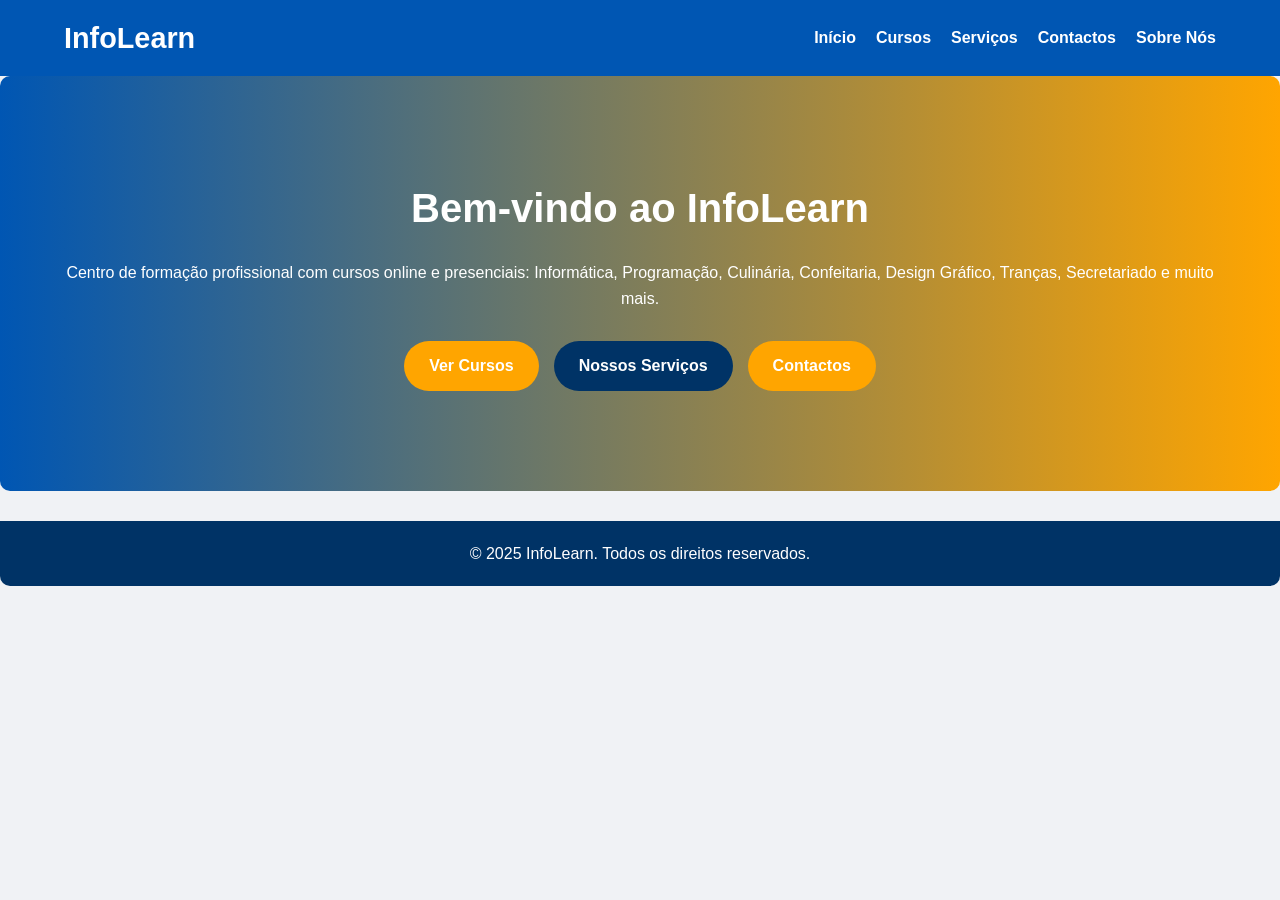
<file: Index.html>
<!DOCTYPE html>
<html lang="pt">
<head>
    <meta charset="UTF-8">
    <meta name="viewport" content="width=device-width, initial-scale=1.0">
    <title>InfoLearn - Boas-vindas</title>
    <link rel="stylesheet" href="style.css">
</head>
<body>
    <nav>
        <div class="logo">InfoLearn</div>
        <ul>
            <li><a href="index.html">Início</a></li>
            <li><a href="cursos.html">Cursos</a></li>
            <li><a href="servicos.html">Serviços</a></li>
            <li><a href="contac.html">Contactos</a></li>
            <li><a href="sobre.html">Sobre Nós</a></li>
        </ul>
    </nav>

    <section class="home-section">
        <h1>Bem-vindo ao InfoLearn</h1>
        <p>Centro de formação profissional com cursos online e presenciais: Informática, Programação, Culinária, Confeitaria, Design Gráfico, Tranças, Secretariado e muito mais.</p>
        <div class="home-buttons">
            <a href="cursos.html" class="btn">Ver Cursos</a>
            <a href="servicos.html" class="btn btn-alt">Nossos Serviços</a>
            <a href="contac.html" class="btn">Contactos</a>
        </div>
    </section>

    <footer>
        <p>&copy; 2025 InfoLearn. Todos os direitos reservados.</p>
    </footer>
</body>
</html>
</file>
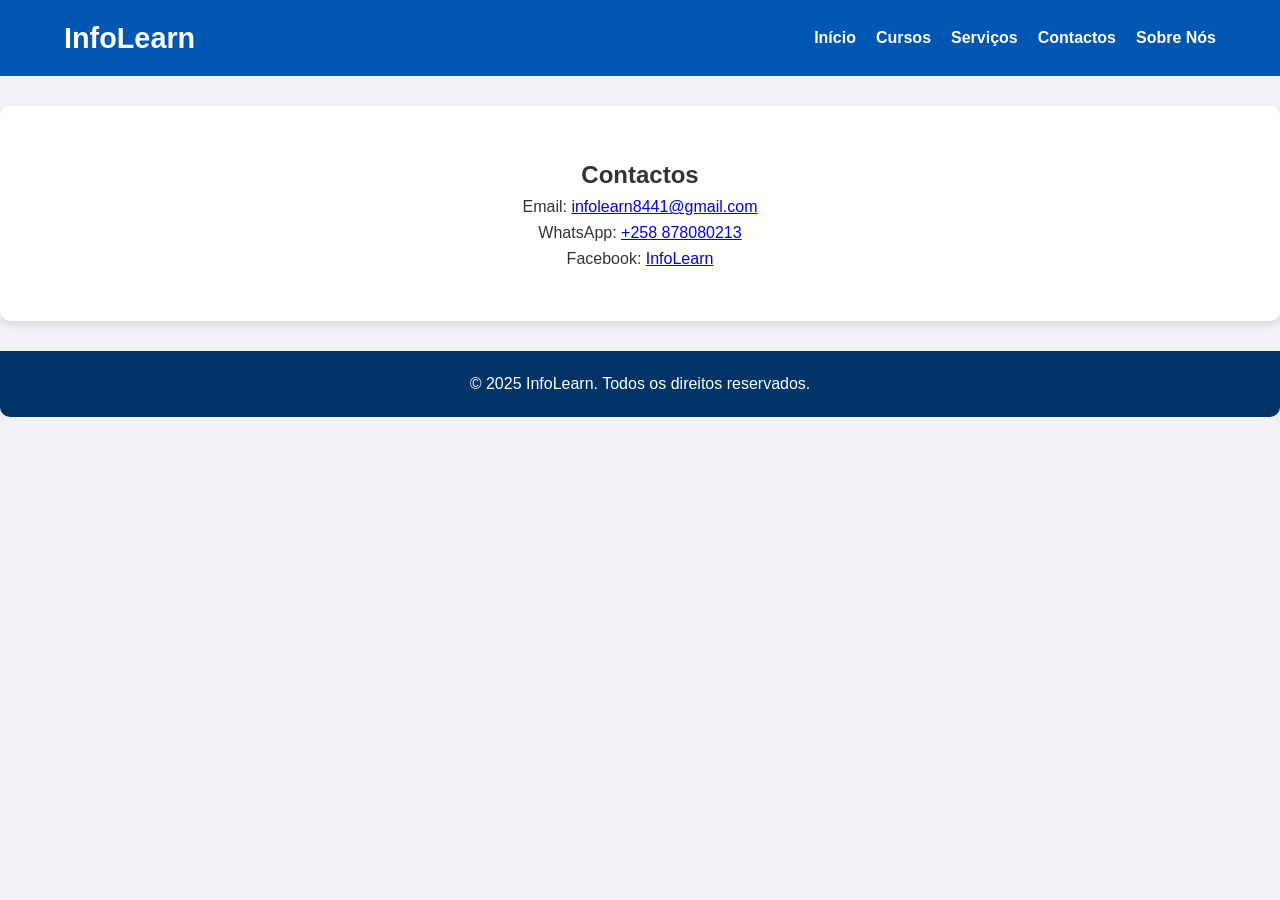
<file: contac.html>
<!DOCTYPE html>
<html lang="pt">
<head>
    <meta charset="UTF-8">
    <meta name="viewport" content="width=device-width, initial-scale=1.0">
    <title>InfoLearn - Contactos</title>
    <link rel="stylesheet" href="style.css">
</head>
<body>
    <nav>
        <div class="logo">InfoLearn</div>
        <ul>
            <li><a href="index.html">Início</a></li>
            <li><a href="cursos.html">Cursos</a></li>
            <li><a href="servicos.html">Serviços</a></li>
            <li><a href="contactos.html">Contactos</a></li>
            <li><a href="sobre.html">Sobre Nós</a></li>
        </ul>
    </nav>

    <section class="contactos-section">
        <h2>Contactos</h2>
        <p>Email: <a href="mailto:infolearn8441@gmail.com">infolearn8441@gmail.com</a></p>
        <p>WhatsApp: <a href="https://wa.me/258878080213" target="_blank">+258 878080213</a></p>
        <p>Facebook: <a href="https://www.facebook.com/InfoLearn" target="_blank">InfoLearn</a></p>
    </section>

    <footer>
        <p>&copy; 2025 InfoLearn. Todos os direitos reservados.</p>
    </footer>
</body>
</html>
</file>
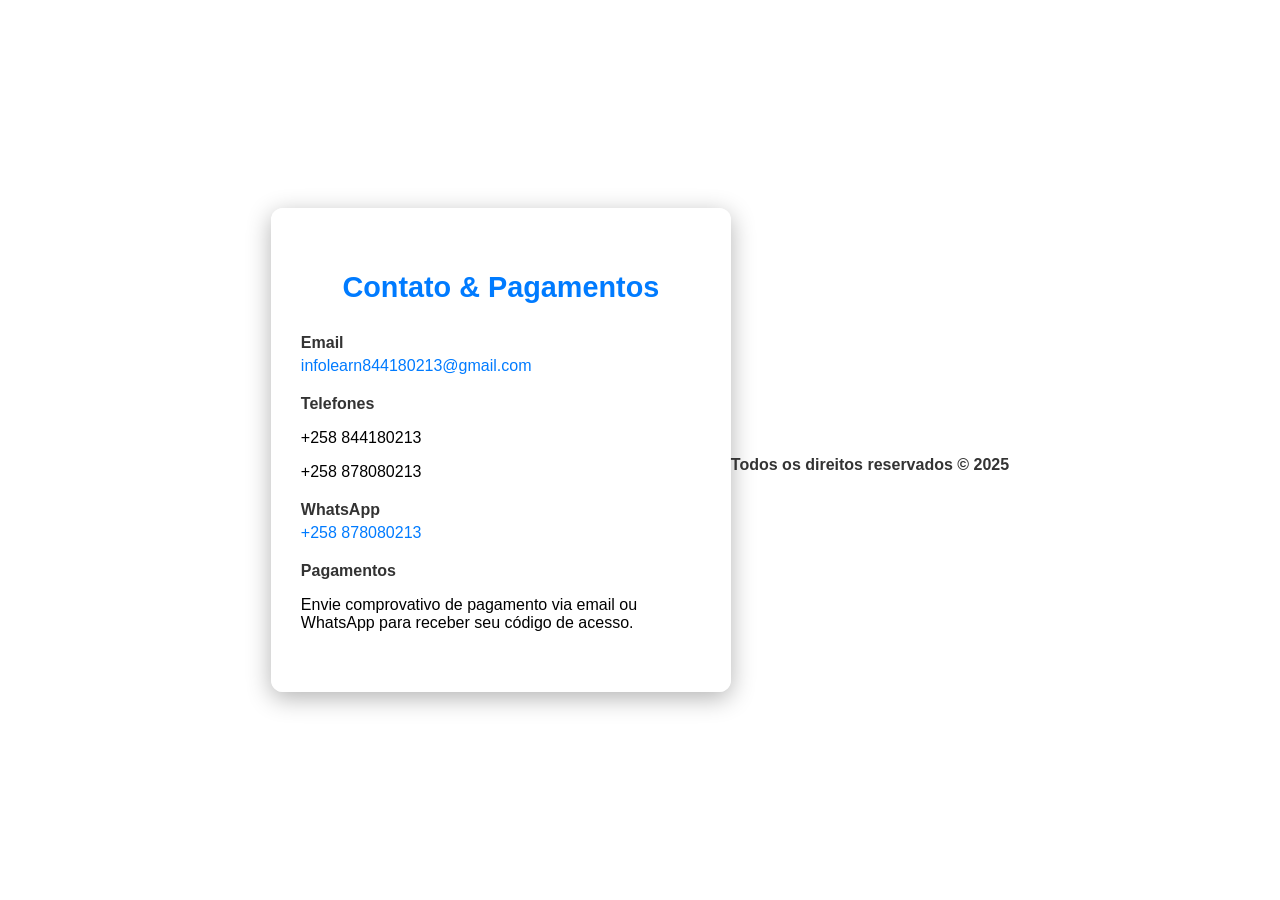
<file: contacto.html>
<!DOCTYPE html>
<html lang="pt">
<head>
<meta charset="UTF-8">
<meta name="viewport" content="width=device-width, initial-scale=1.0">
<title>Contato - TrainUp</title>
<style>
body {
  margin:0;
  font-family: Arial, sans-serif;
  background: url('https://cdn.pixabay.com/photo/2015/01/21/14/14/books-605507_1280.jpg') no-repeat center center fixed;
  background-size: cover;
  display:flex;
  justify-content:center;
  align-items:center;
  min-height:100vh;
}

.box {
  background: rgba(255,255,255,0.9);
  border-radius:12px;
  padding:40px 30px;
  width:400px;
  box-shadow:0 6px 25px rgba(0,0,0,0.3);
}

h2 {
  text-align:center;
  color:#007bff;
  margin-bottom:30px;
  font-size:1.8rem;
}

.contact-item {
  margin-bottom:20px;
}

.contact-item strong {
  display:block;
  font-weight:bold;
  color:#333;
  margin-bottom:5px;
}

.contact-item a {
  color:#007bff;
  text-decoration:none;
  word-break: break-word;
}

.contact-item a:hover {
  text-decoration:underline;
}

footer {
  text-align:center;
  margin-top:30px;
  font-weight:bold;
  color:#333;
}
</style>
</head>
<body>

<div class="box">
<h2>Contato & Pagamentos</h2>

<div class="contact-item">
  <strong>Email</strong>
  <a href="mailto:infolearn844180213@gmail.com">infolearn844180213@gmail.com</a>
</div>

<div class="contact-item">
  <strong>Telefones</strong>
  <p>+258 844180213</p>
  <p>+258 878080213</p>
</div>

<div class="contact-item">
  <strong>WhatsApp</strong>
  <a href="https://wa.me/258878080213" target="_blank">+258 878080213</a>
</div>

<div class="contact-item">
  <strong>Pagamentos</strong>
  <p>Envie comprovativo de pagamento via email ou WhatsApp para receber seu código de acesso.</p>
</div>

</div>

<footer>Todos os direitos reservados &copy; 2025</footer>

</body>
</html>
</file>
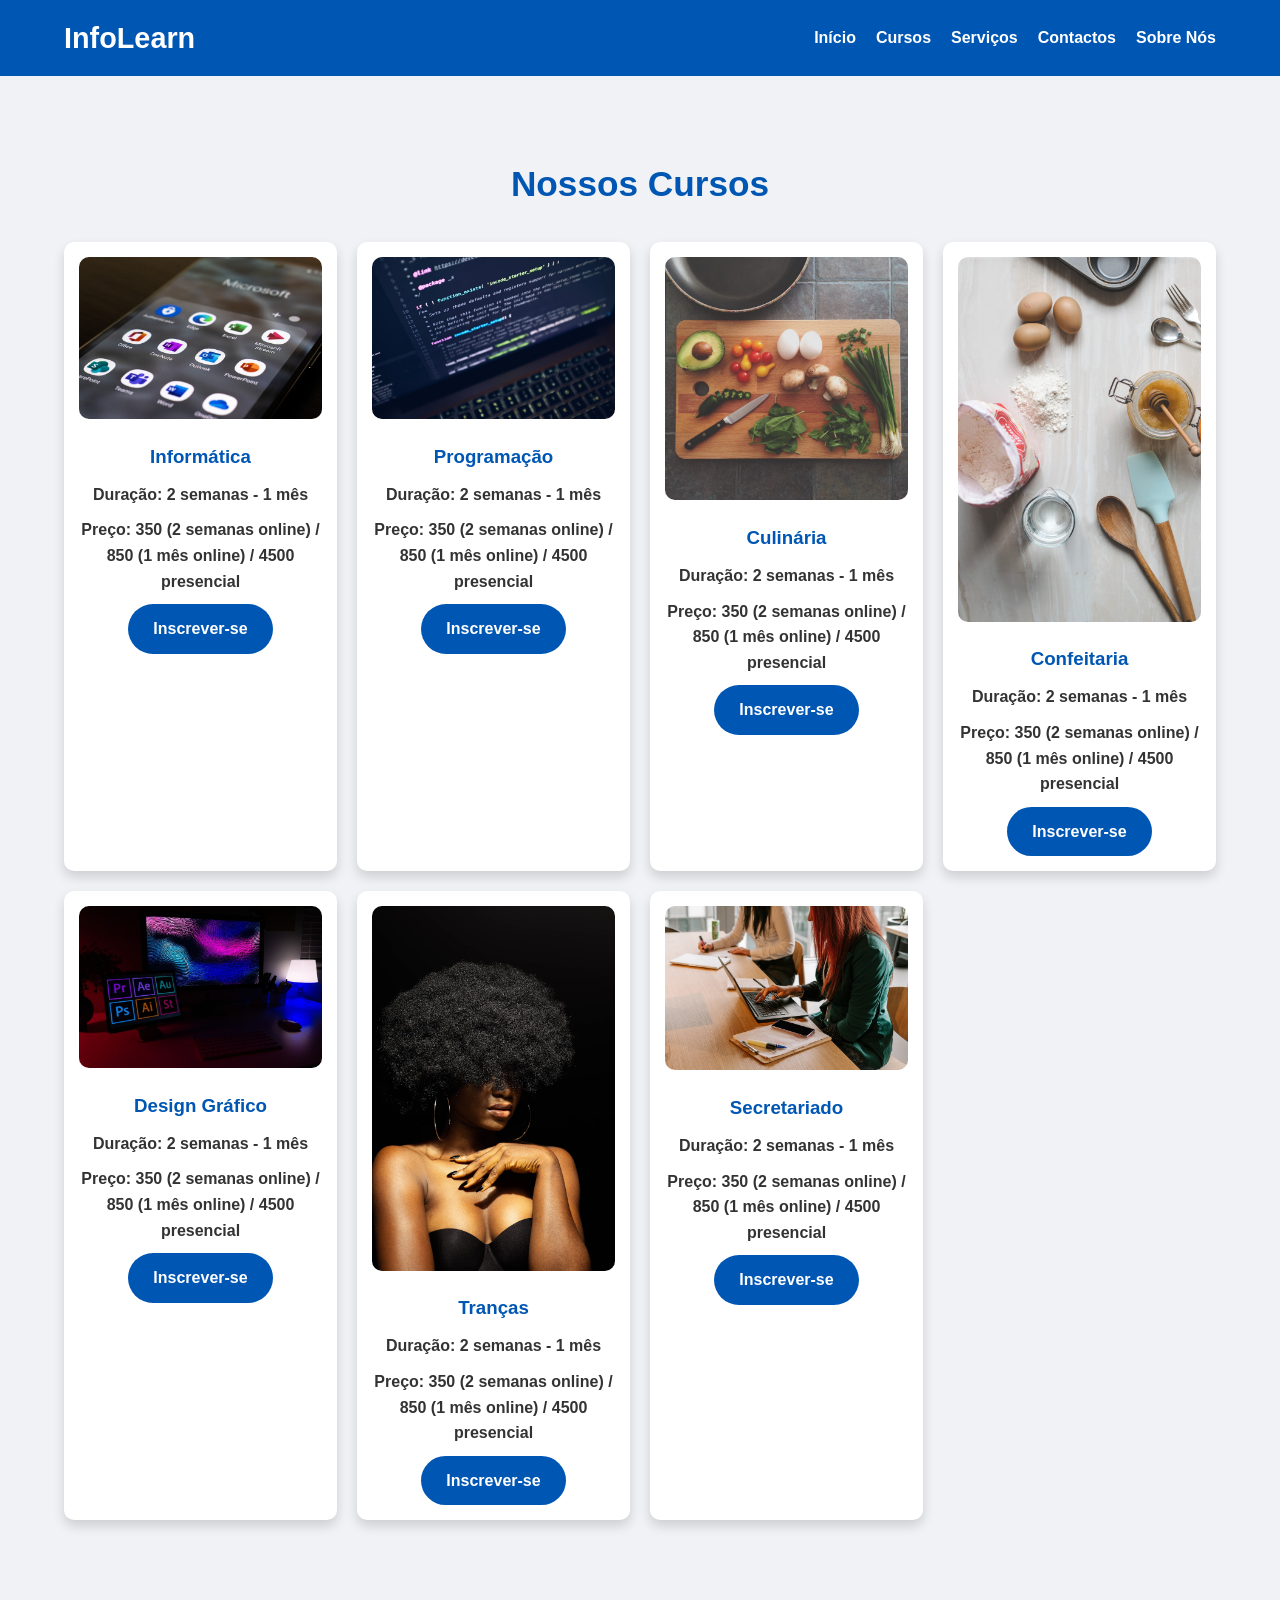
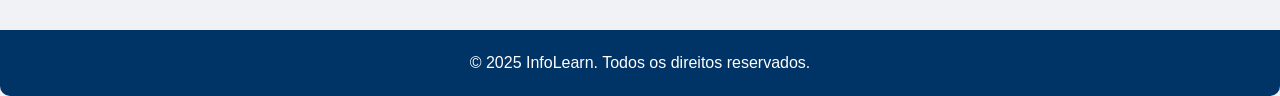
<file: cursos.html>
<!DOCTYPE html>
<html lang="pt">
<head>
    <meta charset="UTF-8">
    <meta name="viewport" content="width=device-width, initial-scale=1.0">
    <title>InfoLearn - Cursos</title>
    <link rel="stylesheet" type="text/css" href="style.css">
</head>
<body>
    <nav>
        <div class="logo">InfoLearn</div>
        <ul>
            <li><a href="index.html">Início</a></li>
            <li><a href="cursos.html">Cursos</a></li>
            <li><a href="servicos.html">Serviços</a></li>
            <li><a href="contactos.html">Contactos</a></li>
            <li><a href="sobre.html">Sobre Nós</a></li>
        </ul>
    </nav>

    <section class="cursos-section">
        <h2>Nossos Cursos</h2>
        <div class="curso-grid">

            <div class="curso-card">
                <img src="informatica.jpeg" alt="Curso de Informática">
                <h3>Informática</h3>
                <p>Duração: 2 semanas - 1 mês</p>
                <p>Preço: 350 (2 semanas online) / 850 (1 mês online) / 4500 presencial</p>
                <a href="/inscrever?curso=Informática" class="btn-inscrever">Inscrever-se</a>
            </div>

            <div class="curso-card">
                <img src="programação.jpeg" alt="Curso de Programação">
                <h3>Programação</h3>
                <p>Duração: 2 semanas - 1 mês</p>
                <p>Preço: 350 (2 semanas online) / 850 (1 mês online) / 4500 presencial</p>
                <a href="/inscrever?curso=Programação" class="btn-inscrever">Inscrever-se</a>
            </div>

            <div class="curso-card">
                <img src="culinaria.jpeg" alt="Curso de Culinária">
                <h3>Culinária</h3>
                <p>Duração: 2 semanas - 1 mês</p>
                <p>Preço: 350 (2 semanas online) / 850 (1 mês online) / 4500 presencial</p>
                <a href="/inscrever?curso=Culinária" class="btn-inscrever">Inscrever-se</a>
            </div>

            <div class="curso-card">
                <img src="confeitaria.jpeg" alt="Curso de Confeitaria">
                <h3>Confeitaria</h3>
                <p>Duração: 2 semanas - 1 mês</p>
                <p>Preço: 350 (2 semanas online) / 850 (1 mês online) / 4500 presencial</p>
                <a href="/inscrever?curso=Confeitaria" class="btn-inscrever">Inscrever-se</a>
            </div>

            <div class="curso-card">
                <img src="designer.jpeg" alt="Curso de Design Gráfico">
                <h3>Design Gráfico</h3>
                <p>Duração: 2 semanas - 1 mês</p>
                <p>Preço: 350 (2 semanas online) / 850 (1 mês online) / 4500 presencial</p>
                <a href="/inscrever?curso=Design Gráfico" class="btn-inscrever">Inscrever-se</a>
            </div>

            <div class="curso-card">
                <img src="tranças.jpeg" alt="Curso de Tranças">
                <h3>Tranças</h3>
                <p>Duração: 2 semanas - 1 mês</p>
                <p>Preço: 350 (2 semanas online) / 850 (1 mês online) / 4500 presencial</p>
                <a href="/inscrever?curso=Tranças" class="btn-inscrever">Inscrever-se</a>
            </div>

            <div class="curso-card">
                <img src="secretariado.jpeg" alt="Curso de Secretariado">
                <h3>Secretariado</h3>
                <p>Duração: 2 semanas - 1 mês</p>
                <p>Preço: 350 (2 semanas online) / 850 (1 mês online) / 4500 presencial</p>
                <a href="/inscrever?curso=Secretariado" class="btn-inscrever">Inscrever-se</a>
            </div>

        </div>
    </section>

    <footer>
        <p>&copy; 2025 InfoLearn. Todos os direitos reservados.</p>
    </footer>
</body>
</html>
</file>
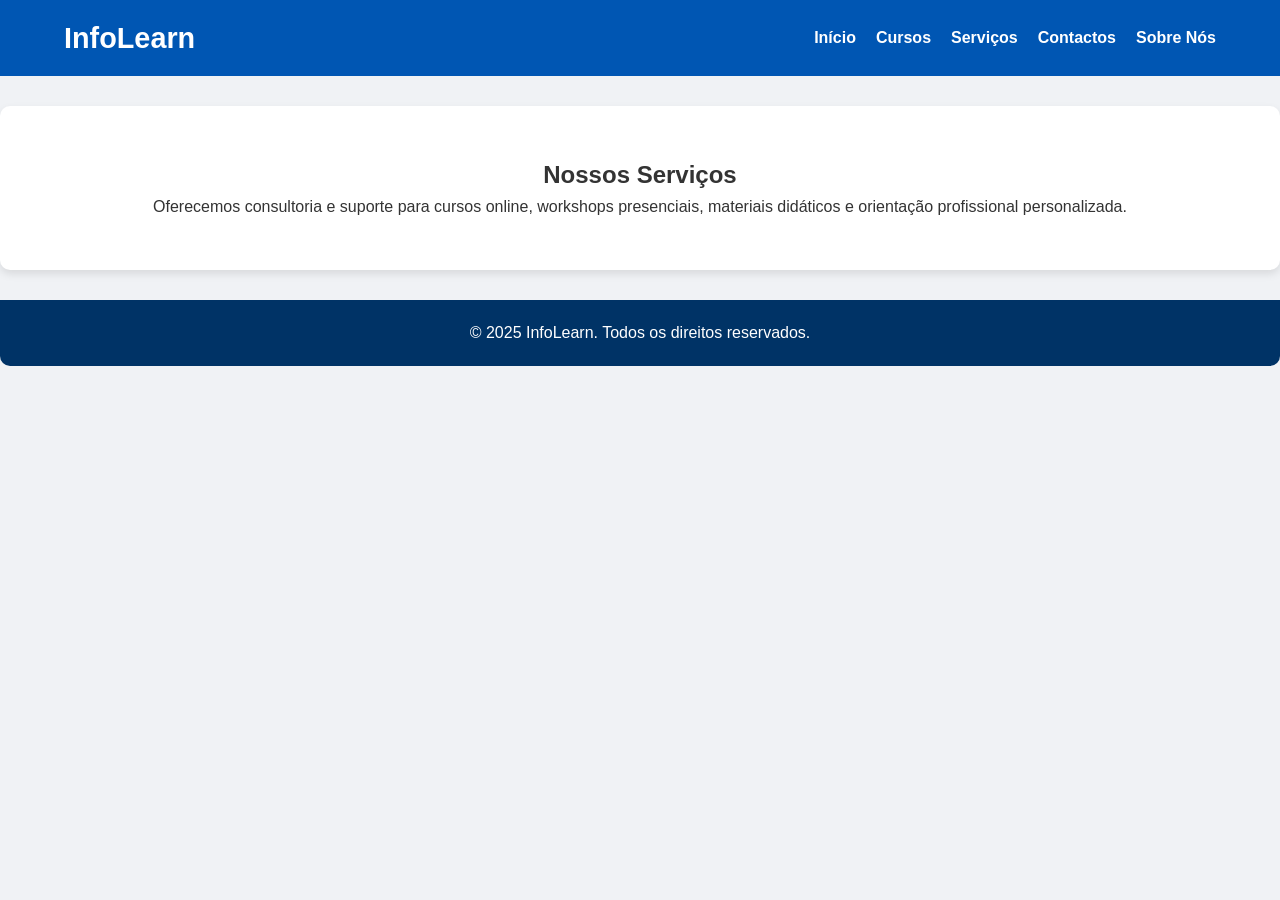
<file: servicos.html>
<!DOCTYPE html>
<html lang="pt">
<head>
    <meta charset="UTF-8">
    <meta name="viewport" content="width=device-width, initial-scale=1.0">
    <title>InfoLearn - Serviços</title>
    <link rel="stylesheet" href="style.css">
</head>
<body>
    <nav>
        <div class="logo">InfoLearn</div>
        <ul>
            <li><a href="index.html">Início</a></li>
            <li><a href="cursos.html">Cursos</a></li>
            <li><a href="servicos.html">Serviços</a></li>
            <li><a href="contac.html">Contactos</a></li>
            <li><a href="sobre.html">Sobre Nós</a></li>
        </ul>
    </nav>

    <section class="servicos-section">
        <h2>Nossos Serviços</h2>
        <p>Oferecemos consultoria e suporte para cursos online, workshops presenciais, materiais didáticos e orientação profissional personalizada.</p>
    </section>

    <footer>
        <p>&copy; 2025 InfoLearn. Todos os direitos reservados.</p>
    </footer>
</body>
</html>
</file>
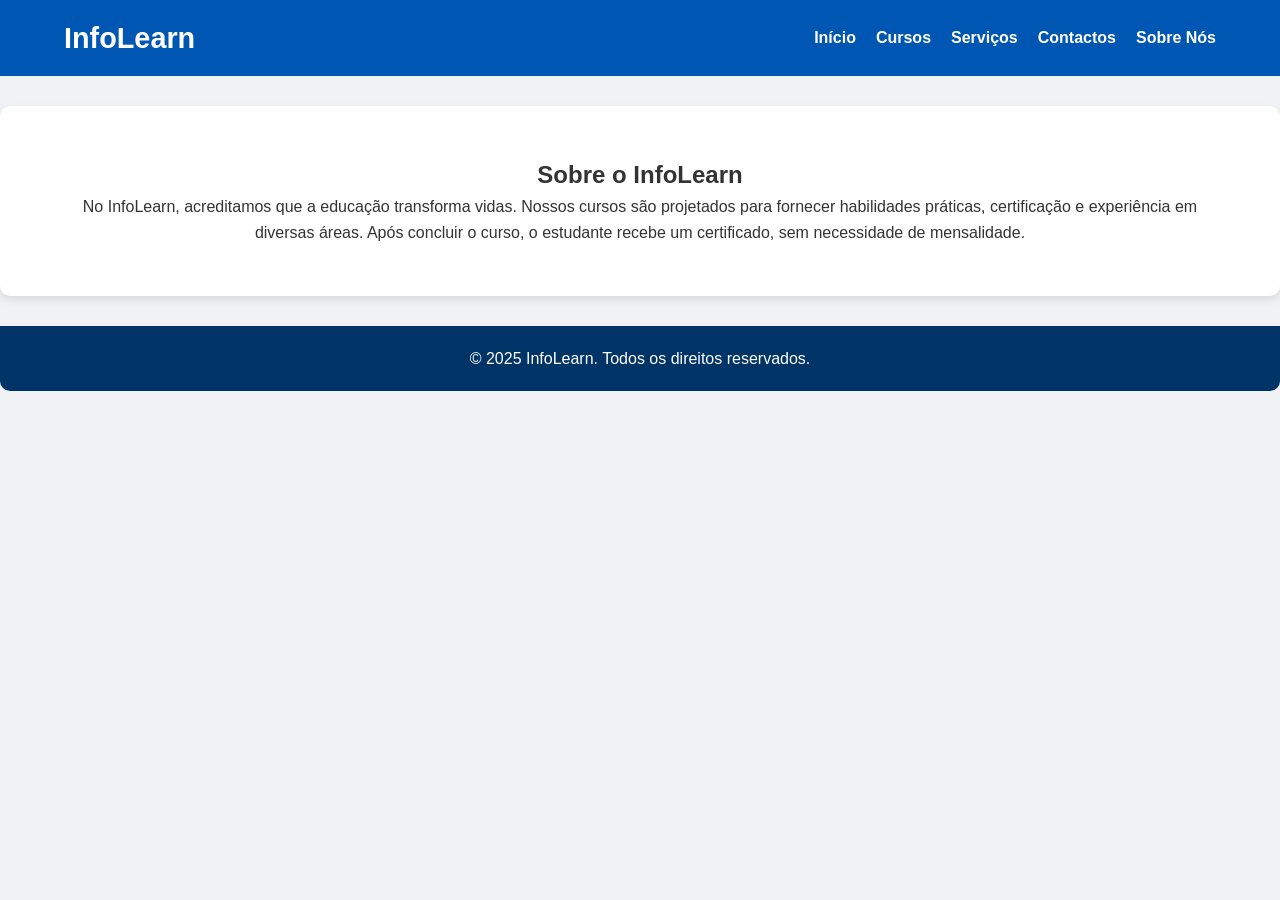
<file: sobre.html>
<!DOCTYPE html>
<html lang="pt">
<head>
    <meta charset="UTF-8">
    <meta name="viewport" content="width=device-width, initial-scale=1.0">
    <title>InfoLearn - Sobre Nós</title>
    <link rel="stylesheet" href="style.css">
</head>
<body>
    <nav>
        <div class="logo">InfoLearn</div>
        <ul>
            <li><a href="Index.html">Início</a></li>
            <li><a href="cursos.html">Cursos</a></li>
            <li><a href="servicos.html">Serviços</a></li>
            <li><a href="contac.html">Contactos</a></li>
            <li><a href="sobre.html">Sobre Nós</a></li>
        </ul>
    </nav>

    <section class="sobre-section">
        <h2>Sobre o InfoLearn</h2>
        <p>No InfoLearn, acreditamos que a educação transforma vidas. Nossos cursos são projetados para fornecer habilidades práticas, certificação e experiência em diversas áreas. Após concluir o curso, o estudante recebe um certificado, sem necessidade de mensalidade.</p>
    </section>

    <footer>
        <p>&copy; 2025 InfoLearn. Todos os direitos reservados.</p>
    </footer>
</body>
</html>
</file>
<file: style.css>
/* Reset e fontes */
* { margin:0; padding:0; box-sizing:border-box; font-family: 'Arial', sans-serif; }
body { line-height:1.6; background:#f0f2f5; color:#333; }

/* Navbar */
nav {
  display:flex;
  justify-content:space-between;
  align-items:center;
  padding:15px 5%;
  background:#0056b3;
  color:white;
  position:sticky;
  top:0;
  z-index:1000;
  flex-wrap:wrap;
}
nav .logo { font-size:1.8em; font-weight:bold; }
nav ul { list-style:none; display:flex; gap:20px; flex-wrap:wrap; }
nav ul li a { color:white; text-decoration:none; font-weight:bold; transition:0.3s; }
nav ul li a:hover { color:#ffa500; }

/* Seções */
section { padding:80px 5%; text-align:center; }

/* Home */
.home-section {
  background:linear-gradient(to right, #0056b3, #ffa500);
  color:white;
  padding:100px 5%;
  border-radius:10px;
}
.home-section h1 { font-size:2.5em; margin-bottom:20px; }
.home-buttons { margin-top:30px; display:flex; justify-content:center; flex-wrap:wrap; gap:15px; }

/* Botões */
.btn, .btn-alt, .btn-inscrever {
  text-decoration:none;
  padding:12px 25px;
  border-radius:30px;
  font-weight:bold;
  display:inline-block;
  transition:0.3s;
  color:white;
}
.btn { background:#ffa500; }
.btn:hover { background:#ff7f00; }
.btn-alt { background:#003366; }
.btn-alt:hover { background:#001f4d; }
.btn-inscrever { background:#0056b3; }
.btn-inscrever:hover { background:#003366; }

/* Cursos */
.cursos-section h2 { font-size:2.2em; margin-bottom:30px; color:#0056b3; }
.curso-grid { display:grid; grid-template-columns:repeat(auto-fit, minmax(250px, 1fr)); gap:20px; }
.curso-card { background:white; padding:15px; border-radius:10px; box-shadow:0 6px 12px rgba(0,0,0,0.15); transition:0.3s; }
.curso-card:hover { transform:translateY(-5px); }
.curso-card img { width:100%; border-radius:10px; margin-bottom:15px; }
.curso-card h3 { color:#0056b3; margin-bottom:10px; }
.curso-card p { margin-bottom:10px; font-weight:bold; }

/* Outras seções */
.servicos-section, .contactos-section, .sobre-section { background:white; border-radius:10px; padding:50px 5%; margin-top:30px; box-shadow:0 4px 8px rgba(0,0,0,0.1); }

/* Footer */
footer { padding:20px 5%; background:#003366; color:white; text-align:center; margin-top:30px; border-radius:0 0 10px 10px; }

/* Responsividade */
@media(max-width:768px) {
  nav ul { flex-direction:column; gap:10px; }
  .home-section { padding:60px 5%; }
  .cursos-section, .servicos-section, .contactos-section, .sobre-section { padding:30px 5%; }
}
</file>
